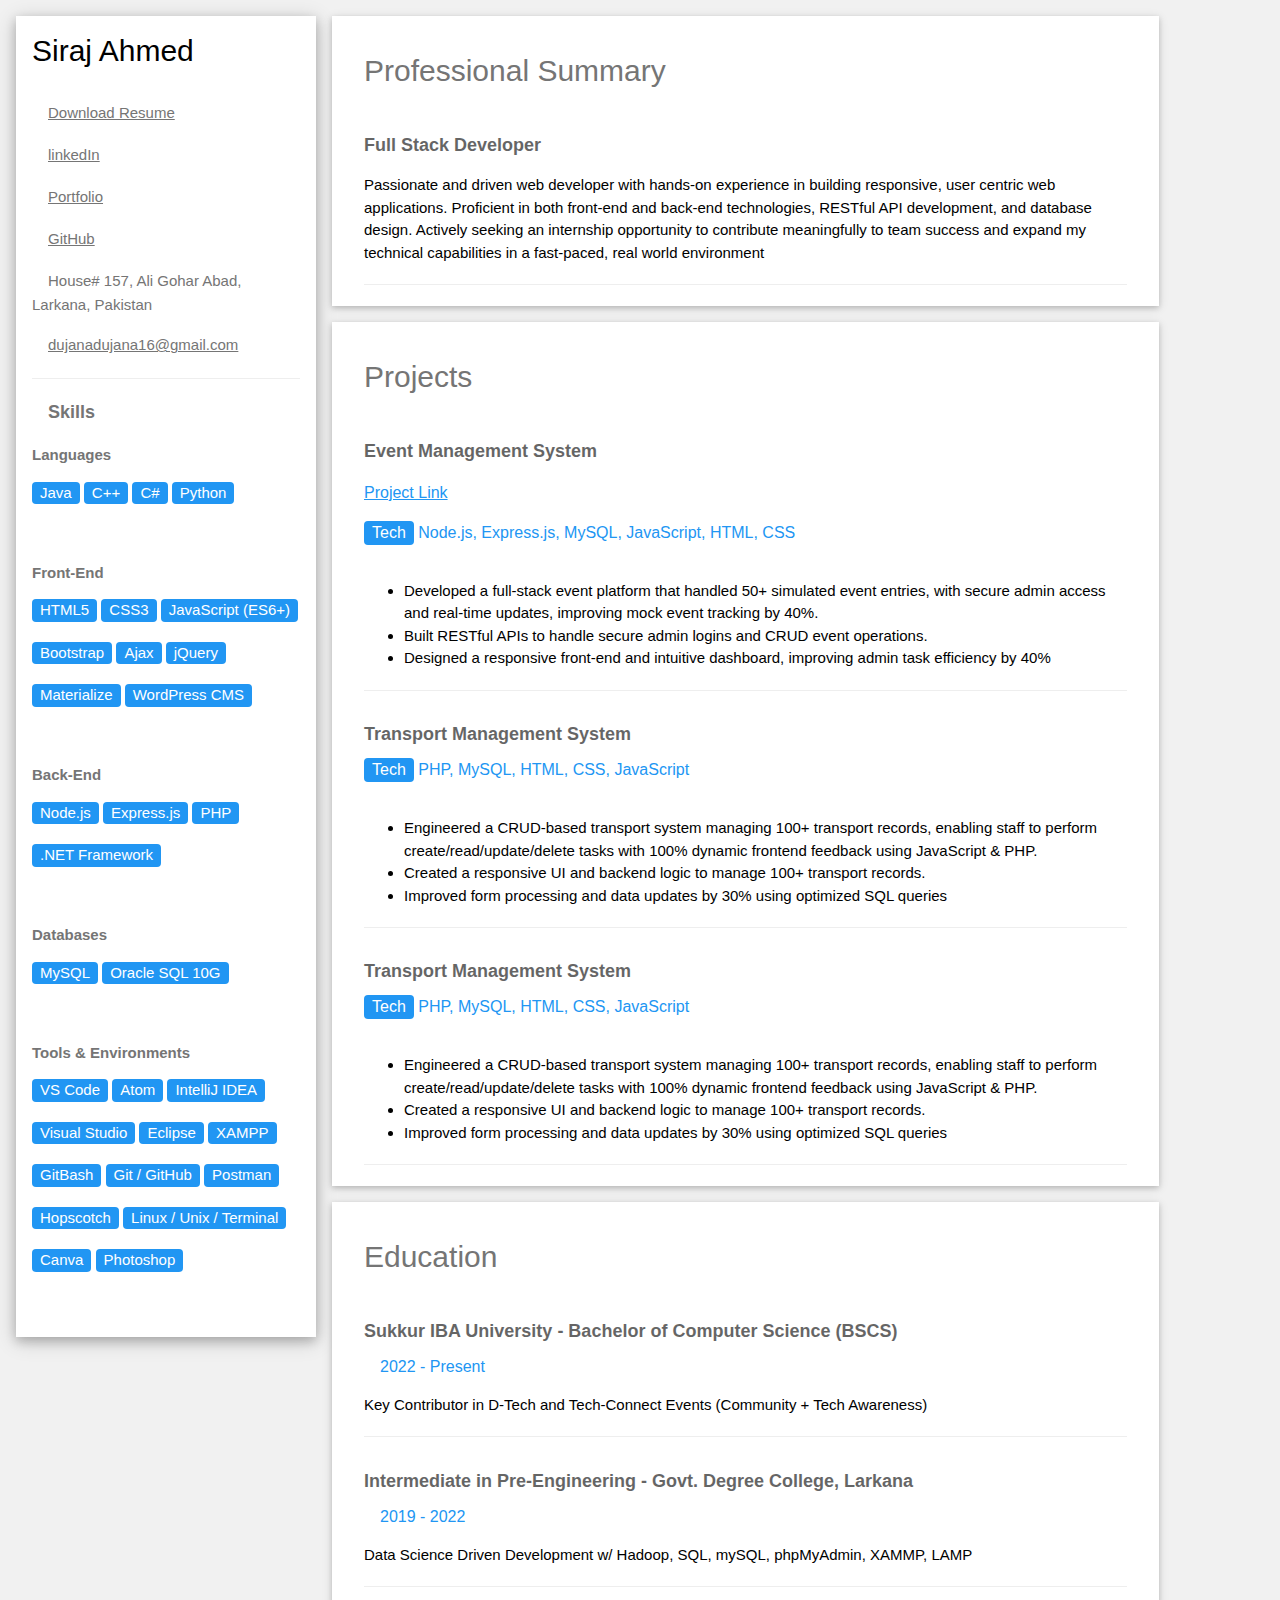
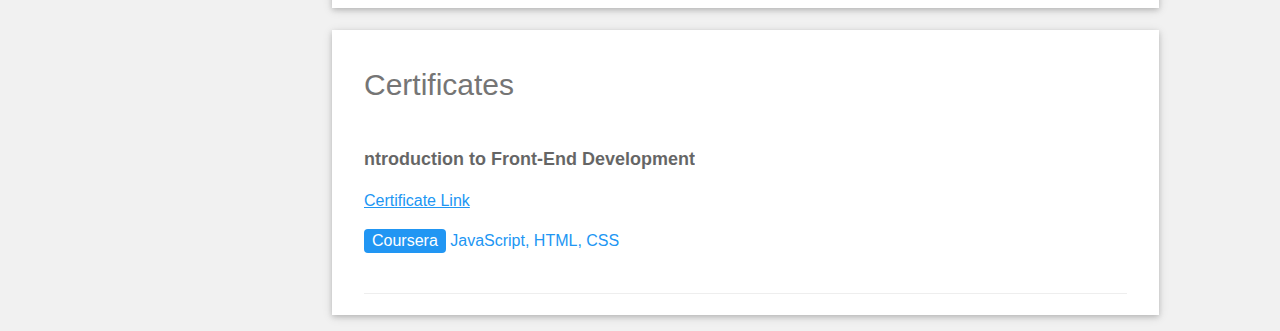
<file: resume/resume.html>
<!DOCTYPE html>
<html>
<title>My Resume</title>
<meta charset="UTF-8">
<meta name="viewport" content="width=device-width, initial-scale=1">
<link rel="stylesheet" href="https://www.w3schools.com/w3css/4/w3.css">
<link rel='stylesheet' href='https://fonts.googleapis.com/css?family=Roboto'>
<link rel="stylesheet" href="https://use.fontawesome.com/releases/v5.5.0/css/all.css"
  integrity="sha384-B4dIYHKNBt8Bc12p+WXckhzcICo0wtJAoU8YZTY5qE0Id1GSseTk6S+L3BlXeVIU" crossorigin="anonymous">
<title>SIRAJ Ahmed | Full-Stack Developer</title>
<style>
  span {
    margin-bottom: 20px;
  }

  .w3-card-4 {}
</style>

<body class="w3-light-grey">

  <!-- Page Container -->
  <div class="w3-content w3-margin-top" style="max-width:1400px;">

    <!-- The Grid -->
    <div class="w3-row-padding">

      <!-- Left Column -->
      <div class="w3-quarter">
        <div class="w3-white w3-text-grey w3-card-4">

          <div class="w3-display-container w3-animate-zoom">
            <!-- <img src="https://media.giphy.com/media/3oKIPpFhwsMNrRIjN6/giphy.gif" style="width:100%" alt="resume-image"> -->
            <div class="w3-display-bottomleft w3-container w3-text-black ">
              <h2 class="w3-animate-left">Siraj Ahmed</h2>
              <!-- <h2 class="w3-animate-left">Full-stack Developer</h2> -->
            </div>
            <br><br><br>
          </div>

          <div class="w3-container">
            <!--        GOOGLE TRANSLATE SCRIPT    -->
            <div id="google_translate_element"></div>
            <script type="text/javascript">
              function googleTranslateElementInit() {
                new google.translate.TranslateElement({ pageLanguage: 'en' }, 'google_translate_element');
              }
            </script>
            <script type="text/javascript"
              src="//translate.google.com/translate_a/element.js?cb=googleTranslateElementInit"></script>

            <p>
              <i class="far fa-file-pdf fa-fw w3-margin-right w3-large w3-text-blue"></i>
              <a class="w3-hover-text-blue" href="download.pdf" download>Download Resume</a>
            </p>


            <p><i class="fab fa-linkedin fa-fw w3-margin-right w3-large w3-text-blue"></i><a class="w3-hover-text-blue"
                href="https://www.linkedin.com/in/siraj-ahmed-sd" target="_blank">linkedIn</a></p>

            <p><i class="fa fa-briefcase fa-fw w3-margin-right w3-large w3-text-blue"></i><a class="w3-hover-text-blue"
                href="#" target="_blank">Portfolio</a></p>

            <!-- <p><i class="fas fa-globe-americas fa-fw w3-margin-right w3-large w3-text-blue"></i><a class="w3-hover-text-blue" 
          href="https://singhofen.github.io/" target="_blank">Website</a></p> -->

            <p><i class="fab fa-github fa-fw w3-margin-right w3-large w3-text-blue"></i><a class="w3-hover-text-blue"
                href="https://github.com/Siraj-Dujana" target="_blank">GitHub</a></p>


            <p><i class="fa fa-home fa-fw w3-margin-right w3-large w3-text-blue"></i> House# 157, Ali Gohar Abad,
              Larkana, Pakistan</p>
            <p><i class="fa fa-envelope fa-fw w3-margin-right w3-large w3-text-blue"></i><a class="w3-hover-text-blue"
                href="mailto:dujanadujana16@gmail.com">dujanadujana16@gmail.com</a></p>


            <hr>

            <p class="w3-large"><b><i class="fas fa-code fa-fw w3-margin-right w3-text-blue w3-spin"></i>Skills</b></p>

            <!-- Programming Languages -->
            <p class="w3-medium"><b>Languages</b></p>
            <span class="w3-tag w3-blue w3-round w3-animate-zoom">Java</span>
            <span class="w3-tag w3-blue w3-round w3-animate-left">C++</span>
            <span class="w3-tag w3-blue w3-round w3-animate-right">C#</span>
            <span class="w3-tag w3-blue w3-round w3-animate-top">Python</span>
            <br><br>

            <!-- Front-End -->
            <p class="w3-medium"><b>Front‑End</b></p>
            <span class="w3-tag w3-blue w3-round w3-animate-zoom">HTML5</span>
            <span class="w3-tag w3-blue w3-round w3-animate-left">CSS3</span>
            <span class="w3-tag w3-blue w3-round w3-animate-right">JavaScript (ES6+)</span>
            <span class="w3-tag w3-blue w3-round w3-animate-top">Bootstrap</span>
            <span class="w3-tag w3-blue w3-round w3-animate-bottom">Ajax</span>
            <span class="w3-tag w3-blue w3-round w3-animate-zoom">jQuery</span>
            <span class="w3-tag w3-blue w3-round w3-animate-left">Materialize</span>
            <span class="w3-tag w3-blue w3-round w3-animate-right">WordPress CMS</span>
            <br><br>

            <!-- Back-End -->
            <p class="w3-medium"><b>Back‑End</b></p>
            <span class="w3-tag w3-blue w3-round w3-animate-zoom">Node.js</span>
            <span class="w3-tag w3-blue w3-round w3-animate-top">Express.js</span>
            <span class="w3-tag w3-blue w3-round w3-animate-left">PHP</span>
            <span class="w3-tag w3-blue w3-round w3-animate-right">.NET Framework</span>
            <br><br>

            <!-- Databases -->
            <p class="w3-medium"><b>Databases</b></p>
            <span class="w3-tag w3-blue w3-round w3-animate-zoom">MySQL</span>
            <span class="w3-tag w3-blue w3-round w3-animate-top">Oracle SQL 10G</span>
            <br><br>

            <!-- Tools & Environments -->
            <p class="w3-medium"><b>Tools & Environments</b></p>
            <span class="w3-tag w3-blue w3-round w3-animate-zoom">VS Code</span>
            <span class="w3-tag w3-blue w3-round w3-animate-left">Atom</span>
            <span class="w3-tag w3-blue w3-round w3-animate-right">IntelliJ IDEA</span>
            <span class="w3-tag w3-blue w3-round w3-animate-top">Visual Studio</span>
            <span class="w3-tag w3-blue w3-round w3-animate-bottom">Eclipse</span>
            <span class="w3-tag w3-blue w3-round w3-animate-zoom">XAMPP</span>
            <span class="w3-tag w3-blue w3-round w3-animate-left">GitBash</span>
            <span class="w3-tag w3-blue w3-round w3-animate-right">Git / GitHub</span>
            <span class="w3-tag w3-blue w3-round w3-animate-top">Postman</span>
            <span class="w3-tag w3-blue w3-round w3-animate-bottom">Hopscotch</span>
            <span class="w3-tag w3-blue w3-round w3-animate-zoom">Linux / Unix / Terminal</span>
            <span class="w3-tag w3-blue w3-round w3-animate-left">Canva</span>
            <span class="w3-tag w3-blue w3-round w3-animate-right">Photoshop</span>
            <br><br><br>
          </div>
        </div>

        <br>

        <!-- End Left Column -->
      </div>

      <!-- Right Column -->
      <div class="w3-twothird">
        <!-- summary start -->

        <div class="w3-container w3-card w3-white w3-margin-bottom">
          <h2 class="w3-text-grey w3-padding-16"><i
              class="far fa-address-card fa-fw w3-margin-right w3-xxlarge w3-text-blue"></i>Professional Summary</h2>
          <div class="w3-container">
            <h5 class="w3-opacity"><b>Full Stack Developer</b></h5>
            <!-- <h6 class="w3-text-blue"><i class="fa fa-calendar fa-fw w3-margin-right"></i>Jan 2005 - <span -->
            <!-- class="w3-tag w3-blue w3-round">Present</span></h6> -->
            <p>
              Passionate and driven web developer with hands-on experience in building responsive, user
              centric web applications. Proficient in both front-end and back-end technologies, RESTful API
              development, and database design. Actively seeking an internship opportunity to contribute
              meaningfully to team success and expand my technical capabilities in a fast-paced, real
              world environment
            </p>
            <hr>
          </div>

        </div>
        <!-- summary end -->

        <!--Projects  -->
        <div class="w3-container w3-card w3-white w3-margin-bottom">
          <h2 class="w3-text-grey w3-padding-16"><i
              class="far fa-address-card fa-fw w3-margin-right w3-xxlarge w3-text-blue"></i>Projects</h2>

          <div class="w3-container">
            <h5 class="w3-opacity"><b>Event Management System</b></h5>
            <h6 class="w3-text-blue">
              <p><a href="#">Project Link</a></p>
              <span class="w3-tag w3-blue w3-round">Tech</span>
              Node.js, Express.js, MySQL, JavaScript, HTML, CSS
            </h6>
            <ul>
              <li>

                Developed a full-stack event platform that handled 50+ simulated event entries, with
                secure admin access and real-time updates, improving mock event tracking by 40%.
              </li>
              <li>
                Built RESTful APIs to handle secure admin logins and CRUD event operations.

              </li>
              <li>
                Designed a responsive front-end and intuitive dashboard, improving admin task efficiency
                by 40%

              </li>
            </ul>

            <hr>
          </div>

          <div class="w3-container">
            <h5 class="w3-opacity"><b> Transport Management System</b></h5>
            <h6 class="w3-text-blue">
              <span class="w3-tag w3-blue w3-round">Tech</span>
              PHP, MySQL, HTML, CSS, JavaScript
            </h6>
            <ul>
              <li>

                Engineered a CRUD-based transport system managing 100+ transport records, enabling
                staff to perform create/read/update/delete tasks with 100% dynamic frontend feedback
                using JavaScript & PHP.
              </li>
              <li>
                Created a responsive UI and backend logic to manage 100+ transport records.


              </li>
              <li>
                Improved form processing and data updates by 30% using optimized SQL queries

              </li>
            </ul>
            <hr>
          </div>

          <div class="w3-container">
            <h5 class="w3-opacity"><b> Transport Management System</b></h5>
            <h6 class="w3-text-blue">
              <span class="w3-tag w3-blue w3-round">Tech</span>
              PHP, MySQL, HTML, CSS, JavaScript
            </h6>
            <ul>
              <li>

                Engineered a CRUD-based transport system managing 100+ transport records, enabling
                staff to perform create/read/update/delete tasks with 100% dynamic frontend feedback
                using JavaScript & PHP.
              </li>
              <li>
                Created a responsive UI and backend logic to manage 100+ transport records.


              </li>
              <li>
                Improved form processing and data updates by 30% using optimized SQL queries

              </li>
            </ul>
            <hr>
          </div>






        </div>

        <!-- Projects end here -->

        <!-- Education -->
        <div class="w3-container w3-card w3-white">
          <h2 class="w3-text-grey w3-padding-16"><i
              class="fas fa-graduation-cap fa-fw w3-margin-right w3-xxlarge w3-text-blue"></i>Education</h2>
          <div class="w3-container">
            <h5 class="w3-opacity"><b>  Sukkur IBA University - Bachelor of Computer Science (BSCS)</b></h5>
            <h6 class="w3-text-blue"><i class="fa fa-calendar fa-fw w3-margin-right"></i>2022 - Present </h6>
            <p>Key Contributor in D-Tech and Tech-Connect Events (Community +
              Tech Awareness)</p>
            <hr>
          </div>
          <div class="w3-container">
            <h5 class="w3-opacity"><b> Intermediate in Pre-Engineering -
              Govt. Degree College, Larkana</b></h5>
            <h6 class="w3-text-blue"><i class="fa fa-calendar fa-fw w3-margin-right"></i>2019 - 2022</h6>
            <p>Data Science Driven Development w/ Hadoop, SQL, mySQL, phpMyAdmin, XAMMP, LAMP</p>
            <hr>
          </div>
          
        </div>
        <!-- Education end -->


        <!-- Certificates -->
<br>
        <div class="w3-container w3-card w3-white w3-margin-bottom">
          <h2 class="w3-text-grey w3-padding-16"><i
              class="far fa-address-card fa-fw w3-margin-right w3-xxlarge w3-text-blue"></i>Certificates</h2>

          <div class="w3-container">
            <h5 class="w3-opacity"><b>ntroduction to Front-End Development</b></h5>
            <h6 class="w3-text-blue">
              <p><a href="https://coursera.org/share/afdf1cf838a2d5b070de1fdec1cb5af4">Certificate Link</a></p>
              <span class="w3-tag w3-blue w3-round">Coursera</span>
              JavaScript, HTML, CSS
            </h6>
            <hr>
          </div>


        </div>

        
        <!-- Certificates ends -->




        <!-- End Right Column -->
      </div>

      <!-- End Grid -->
    </div>

    <!-- End Page Container -->
  </div>


</body>

</html>
</file>
